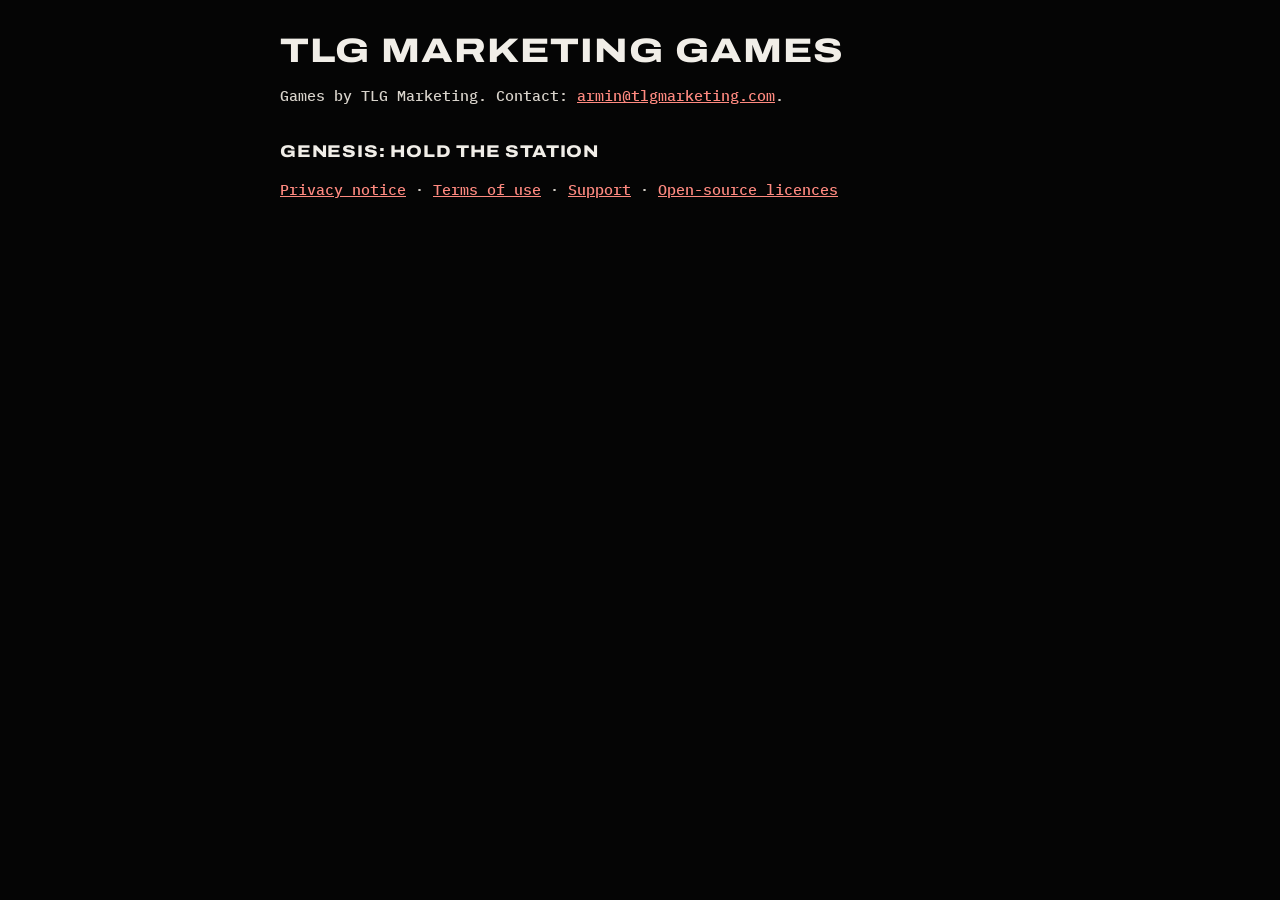
<file: index.html>
<!doctype html>
<html lang="en">
<head>
<meta charset="utf-8">
<meta name="viewport" content="width=device-width,initial-scale=1">
<title>TLG Marketing Games</title>
<meta name="color-scheme" content="dark">
<link rel="stylesheet" href="genesis/legal.css">
</head>
<body>
<main>
<h1>TLG Marketing Games</h1>
<p>Games by TLG Marketing. Contact: <a href="mailto:armin@tlgmarketing.com">armin@tlgmarketing.com</a>.</p>
<h2>GENESIS: Hold the Station</h2>
<p><a href="genesis/privacy.html">Privacy notice</a> · <a href="genesis/terms.html">Terms of use</a> · <a href="genesis/support.html">Support</a> · <a href="genesis/licenses.html">Open-source licences</a></p>
</main>
</body>
</html>
</file>
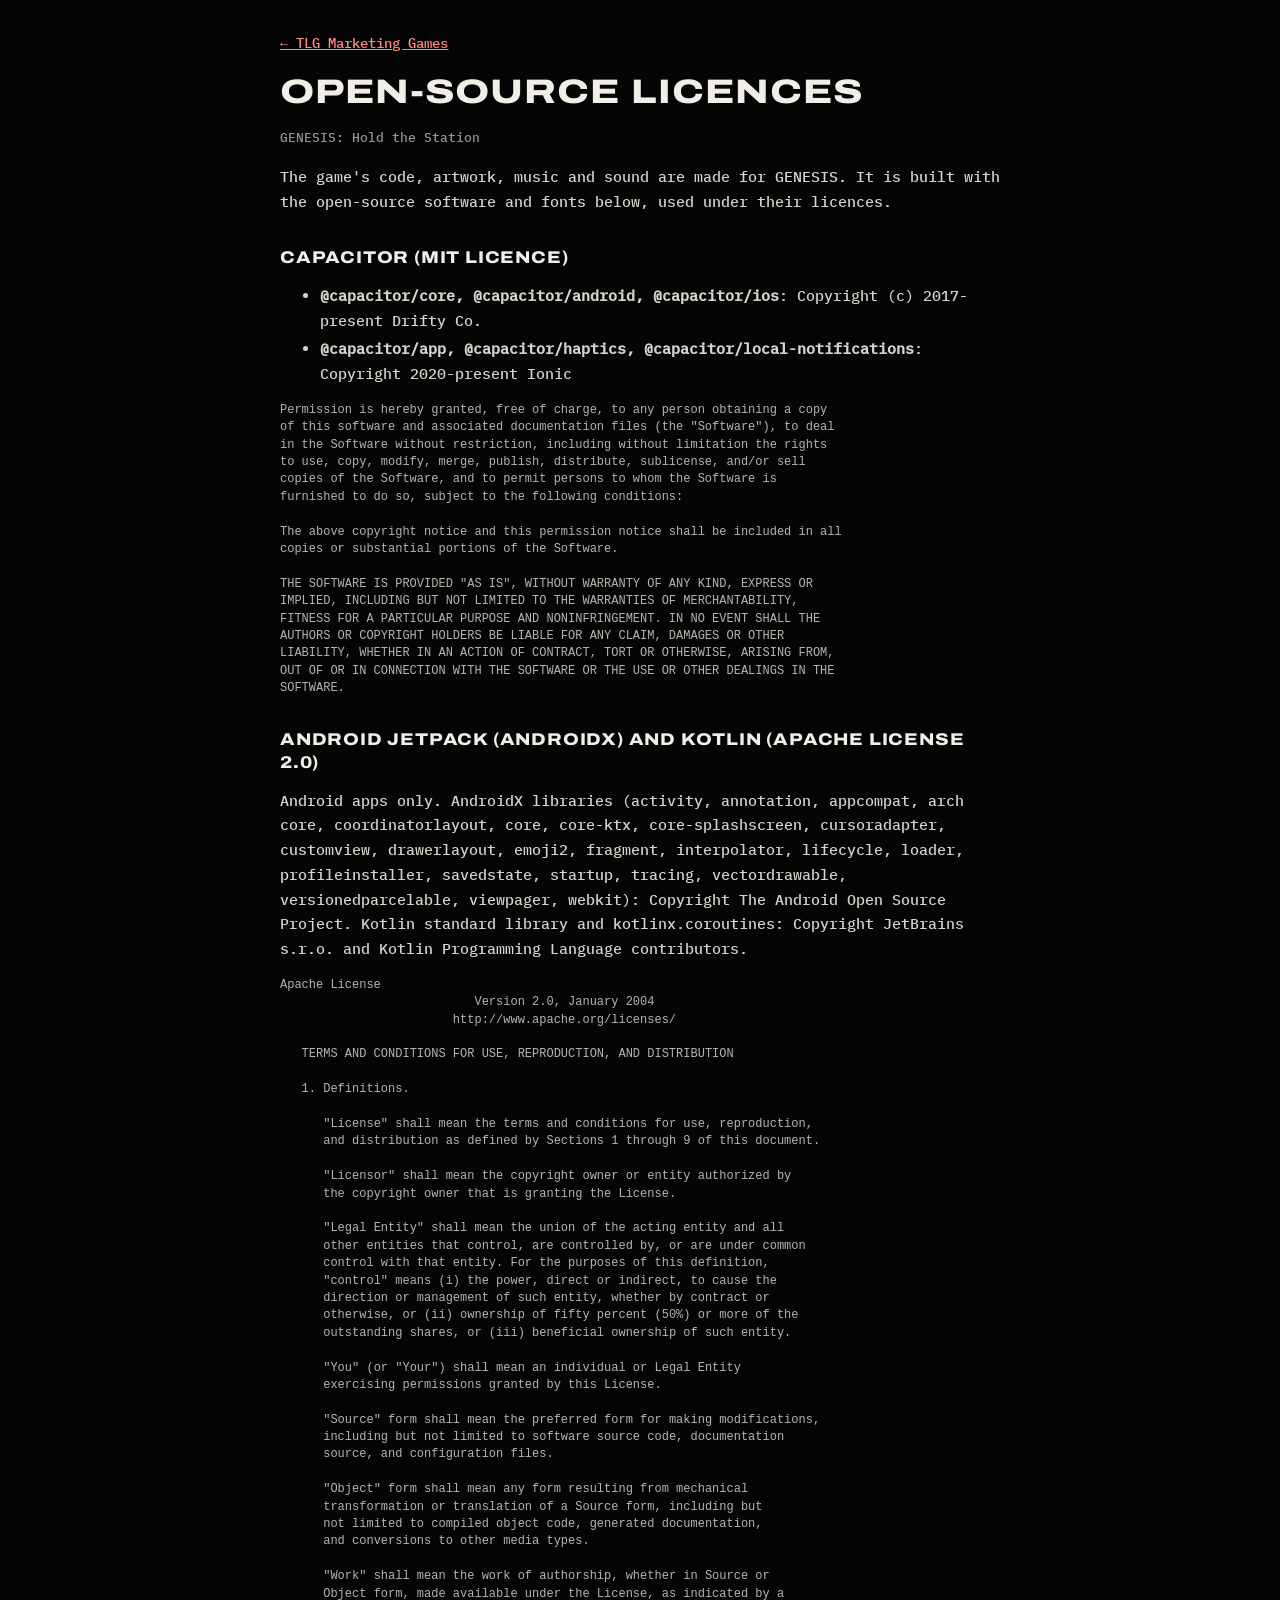
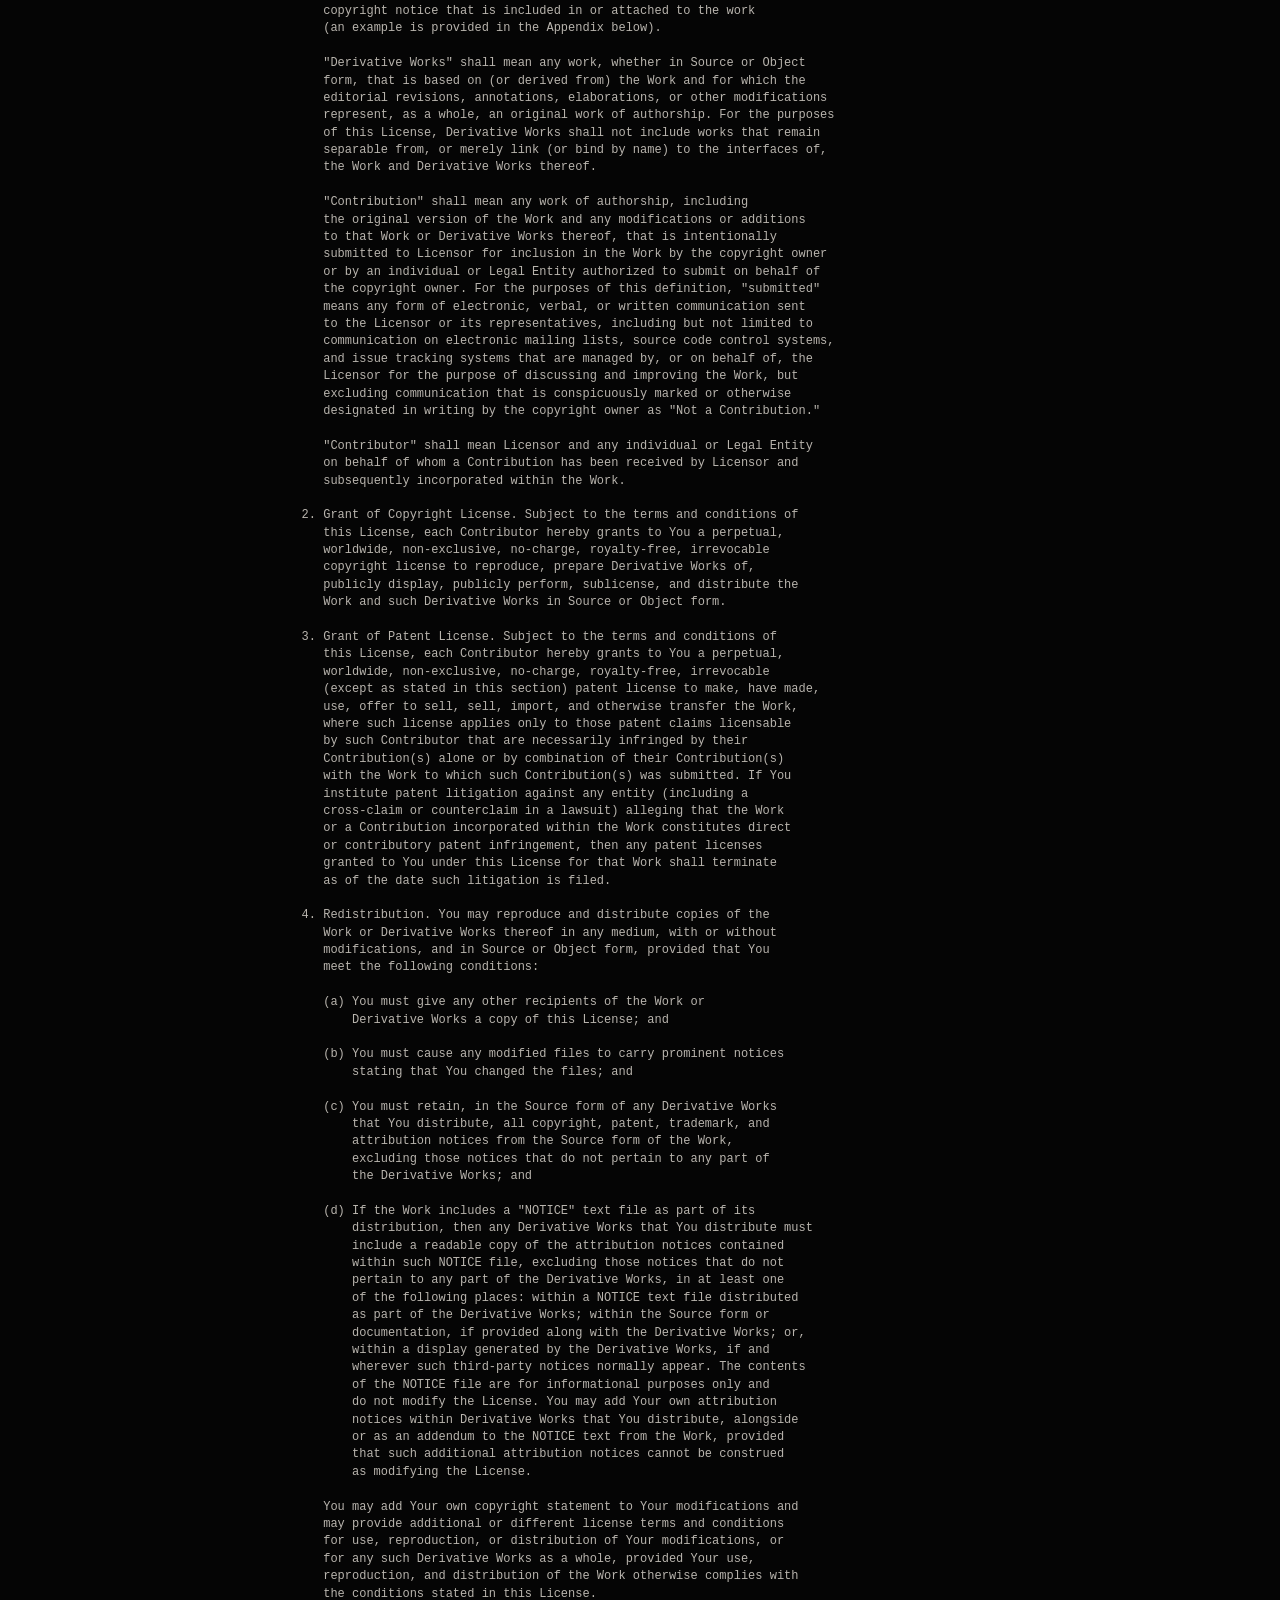
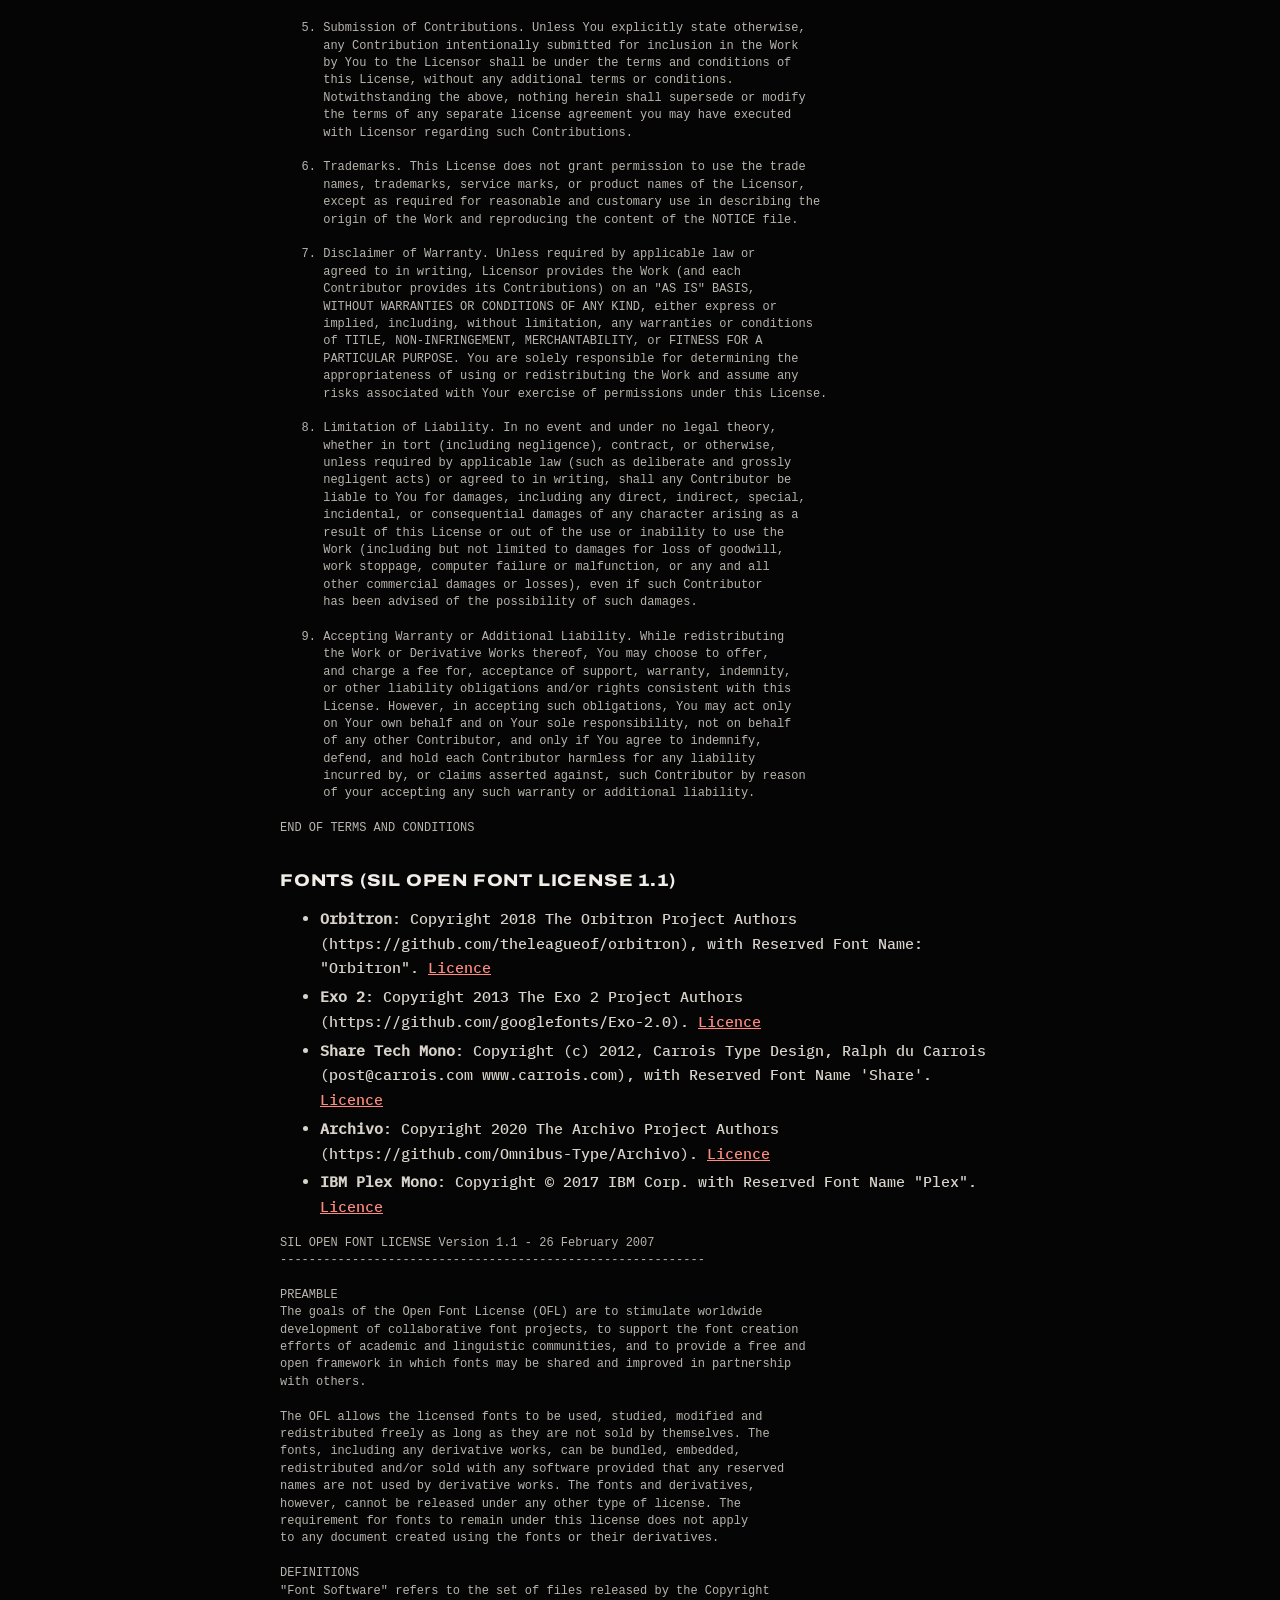
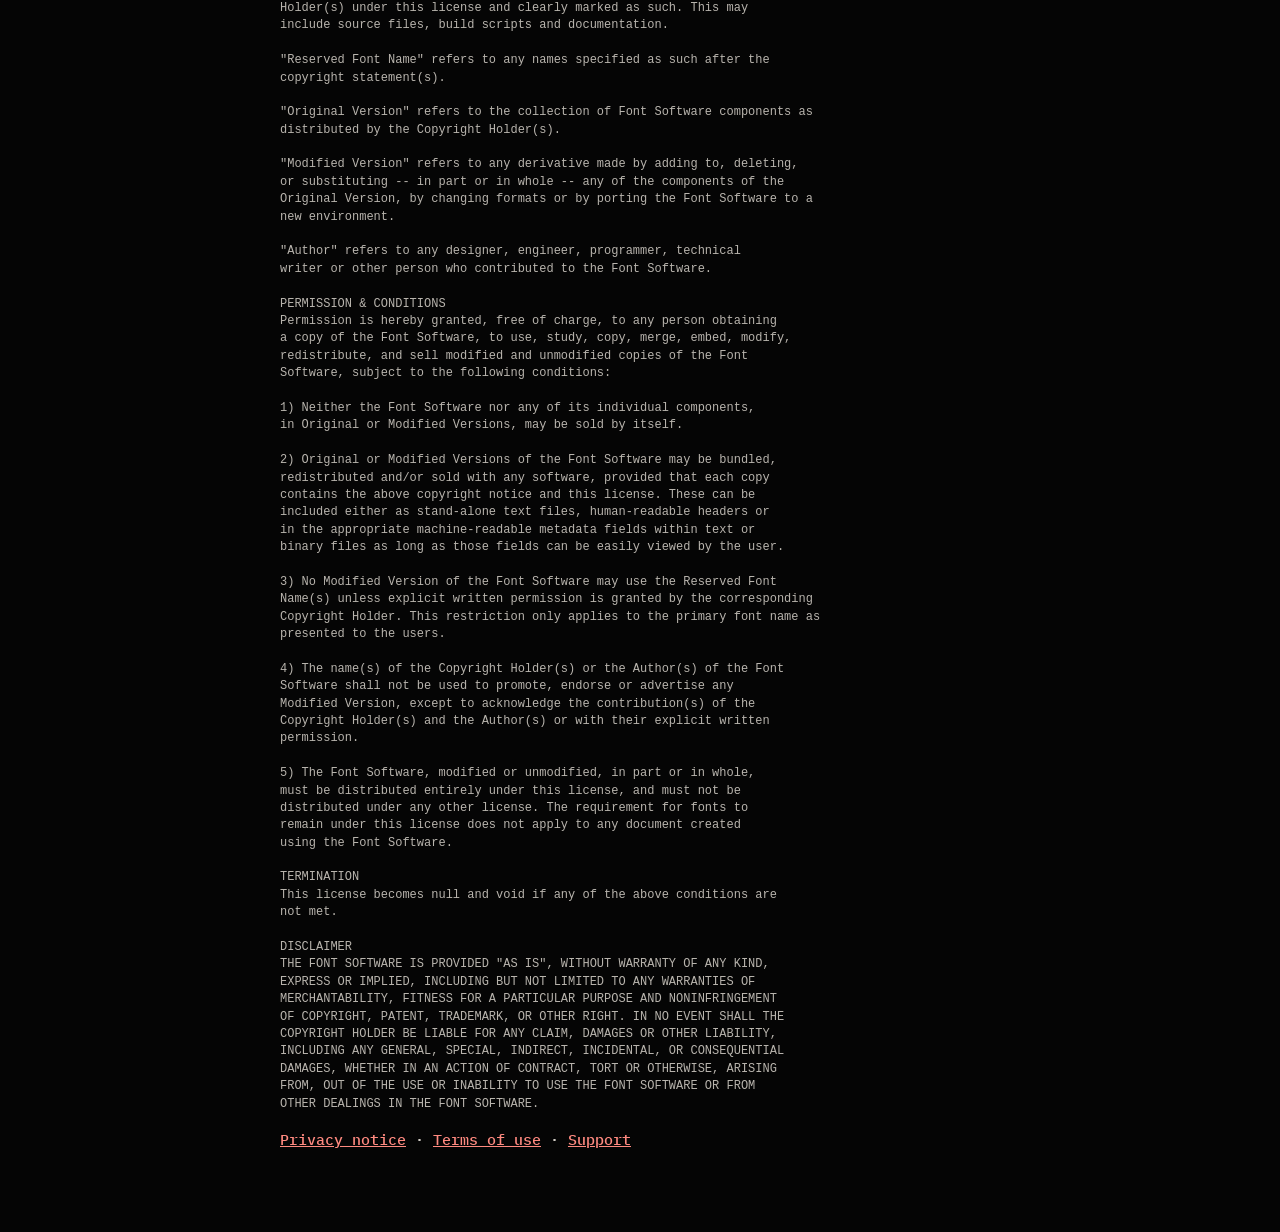
<file: genesis/licenses.html>
<!doctype html>
<html lang="en">
<head>
<meta charset="utf-8">
<meta name="viewport" content="width=device-width,initial-scale=1">
<title>GENESIS · Open-source licences</title>
<meta name="color-scheme" content="dark">
<link rel="stylesheet" href="legal.css">
<style>pre{white-space:pre-wrap;font-size:12px;line-height:1.45;opacity:.85}</style>
</head>
<body>
<main>
<p class="back-link"><a href="../">← TLG Marketing Games</a></p>
<h1>Open-source licences</h1>
<p><small>GENESIS: Hold the Station</small></p>
<p>The game's code, artwork, music and sound are made for GENESIS. It is built with the open-source software and fonts below, used under their licences.</p>

<h2>Capacitor (MIT licence)</h2>
<ul>
<li><b>@capacitor/core, @capacitor/android, @capacitor/ios</b>: Copyright (c) 2017-present Drifty Co.</li>
<li><b>@capacitor/app, @capacitor/haptics, @capacitor/local-notifications</b>: Copyright 2020-present Ionic</li>
</ul>
<pre>Permission is hereby granted, free of charge, to any person obtaining a copy
of this software and associated documentation files (the "Software"), to deal
in the Software without restriction, including without limitation the rights
to use, copy, modify, merge, publish, distribute, sublicense, and/or sell
copies of the Software, and to permit persons to whom the Software is
furnished to do so, subject to the following conditions:

The above copyright notice and this permission notice shall be included in all
copies or substantial portions of the Software.

THE SOFTWARE IS PROVIDED "AS IS", WITHOUT WARRANTY OF ANY KIND, EXPRESS OR
IMPLIED, INCLUDING BUT NOT LIMITED TO THE WARRANTIES OF MERCHANTABILITY,
FITNESS FOR A PARTICULAR PURPOSE AND NONINFRINGEMENT. IN NO EVENT SHALL THE
AUTHORS OR COPYRIGHT HOLDERS BE LIABLE FOR ANY CLAIM, DAMAGES OR OTHER
LIABILITY, WHETHER IN AN ACTION OF CONTRACT, TORT OR OTHERWISE, ARISING FROM,
OUT OF OR IN CONNECTION WITH THE SOFTWARE OR THE USE OR OTHER DEALINGS IN THE
SOFTWARE.</pre>

<h2>Android Jetpack (AndroidX) and Kotlin (Apache License 2.0)</h2>
<p>Android apps only. AndroidX libraries (activity, annotation, appcompat, arch core, coordinatorlayout, core, core-ktx, core-splashscreen, cursoradapter, customview, drawerlayout, emoji2, fragment, interpolator, lifecycle, loader, profileinstaller, savedstate, startup, tracing, vectordrawable, versionedparcelable, viewpager, webkit): Copyright The Android Open Source Project. Kotlin standard library and kotlinx.coroutines: Copyright JetBrains s.r.o. and Kotlin Programming Language contributors.</p>
<pre>Apache License
                           Version 2.0, January 2004
                        http://www.apache.org/licenses/

   TERMS AND CONDITIONS FOR USE, REPRODUCTION, AND DISTRIBUTION

   1. Definitions.

      "License" shall mean the terms and conditions for use, reproduction,
      and distribution as defined by Sections 1 through 9 of this document.

      "Licensor" shall mean the copyright owner or entity authorized by
      the copyright owner that is granting the License.

      "Legal Entity" shall mean the union of the acting entity and all
      other entities that control, are controlled by, or are under common
      control with that entity. For the purposes of this definition,
      "control" means (i) the power, direct or indirect, to cause the
      direction or management of such entity, whether by contract or
      otherwise, or (ii) ownership of fifty percent (50%) or more of the
      outstanding shares, or (iii) beneficial ownership of such entity.

      "You" (or "Your") shall mean an individual or Legal Entity
      exercising permissions granted by this License.

      "Source" form shall mean the preferred form for making modifications,
      including but not limited to software source code, documentation
      source, and configuration files.

      "Object" form shall mean any form resulting from mechanical
      transformation or translation of a Source form, including but
      not limited to compiled object code, generated documentation,
      and conversions to other media types.

      "Work" shall mean the work of authorship, whether in Source or
      Object form, made available under the License, as indicated by a
      copyright notice that is included in or attached to the work
      (an example is provided in the Appendix below).

      "Derivative Works" shall mean any work, whether in Source or Object
      form, that is based on (or derived from) the Work and for which the
      editorial revisions, annotations, elaborations, or other modifications
      represent, as a whole, an original work of authorship. For the purposes
      of this License, Derivative Works shall not include works that remain
      separable from, or merely link (or bind by name) to the interfaces of,
      the Work and Derivative Works thereof.

      "Contribution" shall mean any work of authorship, including
      the original version of the Work and any modifications or additions
      to that Work or Derivative Works thereof, that is intentionally
      submitted to Licensor for inclusion in the Work by the copyright owner
      or by an individual or Legal Entity authorized to submit on behalf of
      the copyright owner. For the purposes of this definition, "submitted"
      means any form of electronic, verbal, or written communication sent
      to the Licensor or its representatives, including but not limited to
      communication on electronic mailing lists, source code control systems,
      and issue tracking systems that are managed by, or on behalf of, the
      Licensor for the purpose of discussing and improving the Work, but
      excluding communication that is conspicuously marked or otherwise
      designated in writing by the copyright owner as "Not a Contribution."

      "Contributor" shall mean Licensor and any individual or Legal Entity
      on behalf of whom a Contribution has been received by Licensor and
      subsequently incorporated within the Work.

   2. Grant of Copyright License. Subject to the terms and conditions of
      this License, each Contributor hereby grants to You a perpetual,
      worldwide, non-exclusive, no-charge, royalty-free, irrevocable
      copyright license to reproduce, prepare Derivative Works of,
      publicly display, publicly perform, sublicense, and distribute the
      Work and such Derivative Works in Source or Object form.

   3. Grant of Patent License. Subject to the terms and conditions of
      this License, each Contributor hereby grants to You a perpetual,
      worldwide, non-exclusive, no-charge, royalty-free, irrevocable
      (except as stated in this section) patent license to make, have made,
      use, offer to sell, sell, import, and otherwise transfer the Work,
      where such license applies only to those patent claims licensable
      by such Contributor that are necessarily infringed by their
      Contribution(s) alone or by combination of their Contribution(s)
      with the Work to which such Contribution(s) was submitted. If You
      institute patent litigation against any entity (including a
      cross-claim or counterclaim in a lawsuit) alleging that the Work
      or a Contribution incorporated within the Work constitutes direct
      or contributory patent infringement, then any patent licenses
      granted to You under this License for that Work shall terminate
      as of the date such litigation is filed.

   4. Redistribution. You may reproduce and distribute copies of the
      Work or Derivative Works thereof in any medium, with or without
      modifications, and in Source or Object form, provided that You
      meet the following conditions:

      (a) You must give any other recipients of the Work or
          Derivative Works a copy of this License; and

      (b) You must cause any modified files to carry prominent notices
          stating that You changed the files; and

      (c) You must retain, in the Source form of any Derivative Works
          that You distribute, all copyright, patent, trademark, and
          attribution notices from the Source form of the Work,
          excluding those notices that do not pertain to any part of
          the Derivative Works; and

      (d) If the Work includes a "NOTICE" text file as part of its
          distribution, then any Derivative Works that You distribute must
          include a readable copy of the attribution notices contained
          within such NOTICE file, excluding those notices that do not
          pertain to any part of the Derivative Works, in at least one
          of the following places: within a NOTICE text file distributed
          as part of the Derivative Works; within the Source form or
          documentation, if provided along with the Derivative Works; or,
          within a display generated by the Derivative Works, if and
          wherever such third-party notices normally appear. The contents
          of the NOTICE file are for informational purposes only and
          do not modify the License. You may add Your own attribution
          notices within Derivative Works that You distribute, alongside
          or as an addendum to the NOTICE text from the Work, provided
          that such additional attribution notices cannot be construed
          as modifying the License.

      You may add Your own copyright statement to Your modifications and
      may provide additional or different license terms and conditions
      for use, reproduction, or distribution of Your modifications, or
      for any such Derivative Works as a whole, provided Your use,
      reproduction, and distribution of the Work otherwise complies with
      the conditions stated in this License.

   5. Submission of Contributions. Unless You explicitly state otherwise,
      any Contribution intentionally submitted for inclusion in the Work
      by You to the Licensor shall be under the terms and conditions of
      this License, without any additional terms or conditions.
      Notwithstanding the above, nothing herein shall supersede or modify
      the terms of any separate license agreement you may have executed
      with Licensor regarding such Contributions.

   6. Trademarks. This License does not grant permission to use the trade
      names, trademarks, service marks, or product names of the Licensor,
      except as required for reasonable and customary use in describing the
      origin of the Work and reproducing the content of the NOTICE file.

   7. Disclaimer of Warranty. Unless required by applicable law or
      agreed to in writing, Licensor provides the Work (and each
      Contributor provides its Contributions) on an "AS IS" BASIS,
      WITHOUT WARRANTIES OR CONDITIONS OF ANY KIND, either express or
      implied, including, without limitation, any warranties or conditions
      of TITLE, NON-INFRINGEMENT, MERCHANTABILITY, or FITNESS FOR A
      PARTICULAR PURPOSE. You are solely responsible for determining the
      appropriateness of using or redistributing the Work and assume any
      risks associated with Your exercise of permissions under this License.

   8. Limitation of Liability. In no event and under no legal theory,
      whether in tort (including negligence), contract, or otherwise,
      unless required by applicable law (such as deliberate and grossly
      negligent acts) or agreed to in writing, shall any Contributor be
      liable to You for damages, including any direct, indirect, special,
      incidental, or consequential damages of any character arising as a
      result of this License or out of the use or inability to use the
      Work (including but not limited to damages for loss of goodwill,
      work stoppage, computer failure or malfunction, or any and all
      other commercial damages or losses), even if such Contributor
      has been advised of the possibility of such damages.

   9. Accepting Warranty or Additional Liability. While redistributing
      the Work or Derivative Works thereof, You may choose to offer,
      and charge a fee for, acceptance of support, warranty, indemnity,
      or other liability obligations and/or rights consistent with this
      License. However, in accepting such obligations, You may act only
      on Your own behalf and on Your sole responsibility, not on behalf
      of any other Contributor, and only if You agree to indemnify,
      defend, and hold each Contributor harmless for any liability
      incurred by, or claims asserted against, such Contributor by reason
      of your accepting any such warranty or additional liability.

END OF TERMS AND CONDITIONS</pre>

<h2>Fonts (SIL Open Font License 1.1)</h2>
<ul>
<li><b>Orbitron</b>: Copyright 2018 The Orbitron Project Authors (https://github.com/theleagueof/orbitron), with Reserved Font Name: "Orbitron". <a href="fonts/Orbitron-OFL.txt">Licence</a></li>
<li><b>Exo 2</b>: Copyright 2013 The Exo 2 Project Authors (https://github.com/googlefonts/Exo-2.0). <a href="fonts/Exo2-OFL.txt">Licence</a></li>
<li><b>Share Tech Mono</b>: Copyright (c) 2012, Carrois Type Design, Ralph du Carrois (post@carrois.com www.carrois.com), with Reserved Font Name 'Share'. <a href="fonts/ShareTechMono-OFL.txt">Licence</a></li>
<li><b>Archivo</b>: Copyright 2020 The Archivo Project Authors (https://github.com/Omnibus-Type/Archivo). <a href="fonts/Archivo-OFL.txt">Licence</a></li>
<li><b>IBM Plex Mono</b>: Copyright © 2017 IBM Corp. with Reserved Font Name "Plex". <a href="fonts/IBMPlex-OFL.txt">Licence</a></li>
</ul>
<pre>SIL OPEN FONT LICENSE Version 1.1 - 26 February 2007
-----------------------------------------------------------

PREAMBLE
The goals of the Open Font License (OFL) are to stimulate worldwide
development of collaborative font projects, to support the font creation
efforts of academic and linguistic communities, and to provide a free and
open framework in which fonts may be shared and improved in partnership
with others.

The OFL allows the licensed fonts to be used, studied, modified and
redistributed freely as long as they are not sold by themselves. The
fonts, including any derivative works, can be bundled, embedded, 
redistributed and/or sold with any software provided that any reserved
names are not used by derivative works. The fonts and derivatives,
however, cannot be released under any other type of license. The
requirement for fonts to remain under this license does not apply
to any document created using the fonts or their derivatives.

DEFINITIONS
"Font Software" refers to the set of files released by the Copyright
Holder(s) under this license and clearly marked as such. This may
include source files, build scripts and documentation.

"Reserved Font Name" refers to any names specified as such after the
copyright statement(s).

"Original Version" refers to the collection of Font Software components as
distributed by the Copyright Holder(s).

"Modified Version" refers to any derivative made by adding to, deleting,
or substituting -- in part or in whole -- any of the components of the
Original Version, by changing formats or by porting the Font Software to a
new environment.

"Author" refers to any designer, engineer, programmer, technical
writer or other person who contributed to the Font Software.

PERMISSION &amp; CONDITIONS
Permission is hereby granted, free of charge, to any person obtaining
a copy of the Font Software, to use, study, copy, merge, embed, modify,
redistribute, and sell modified and unmodified copies of the Font
Software, subject to the following conditions:

1) Neither the Font Software nor any of its individual components,
in Original or Modified Versions, may be sold by itself.

2) Original or Modified Versions of the Font Software may be bundled,
redistributed and/or sold with any software, provided that each copy
contains the above copyright notice and this license. These can be
included either as stand-alone text files, human-readable headers or
in the appropriate machine-readable metadata fields within text or
binary files as long as those fields can be easily viewed by the user.

3) No Modified Version of the Font Software may use the Reserved Font
Name(s) unless explicit written permission is granted by the corresponding
Copyright Holder. This restriction only applies to the primary font name as
presented to the users.

4) The name(s) of the Copyright Holder(s) or the Author(s) of the Font
Software shall not be used to promote, endorse or advertise any
Modified Version, except to acknowledge the contribution(s) of the
Copyright Holder(s) and the Author(s) or with their explicit written
permission.

5) The Font Software, modified or unmodified, in part or in whole,
must be distributed entirely under this license, and must not be
distributed under any other license. The requirement for fonts to
remain under this license does not apply to any document created
using the Font Software.

TERMINATION
This license becomes null and void if any of the above conditions are
not met.

DISCLAIMER
THE FONT SOFTWARE IS PROVIDED "AS IS", WITHOUT WARRANTY OF ANY KIND,
EXPRESS OR IMPLIED, INCLUDING BUT NOT LIMITED TO ANY WARRANTIES OF
MERCHANTABILITY, FITNESS FOR A PARTICULAR PURPOSE AND NONINFRINGEMENT
OF COPYRIGHT, PATENT, TRADEMARK, OR OTHER RIGHT. IN NO EVENT SHALL THE
COPYRIGHT HOLDER BE LIABLE FOR ANY CLAIM, DAMAGES OR OTHER LIABILITY,
INCLUDING ANY GENERAL, SPECIAL, INDIRECT, INCIDENTAL, OR CONSEQUENTIAL
DAMAGES, WHETHER IN AN ACTION OF CONTRACT, TORT OR OTHERWISE, ARISING
FROM, OUT OF THE USE OR INABILITY TO USE THE FONT SOFTWARE OR FROM
OTHER DEALINGS IN THE FONT SOFTWARE.</pre>

<p><a href="privacy.html">Privacy notice</a> · <a href="terms.html">Terms of use</a> · <a href="support.html">Support</a></p>
</main>
</body>
</html>
</file>
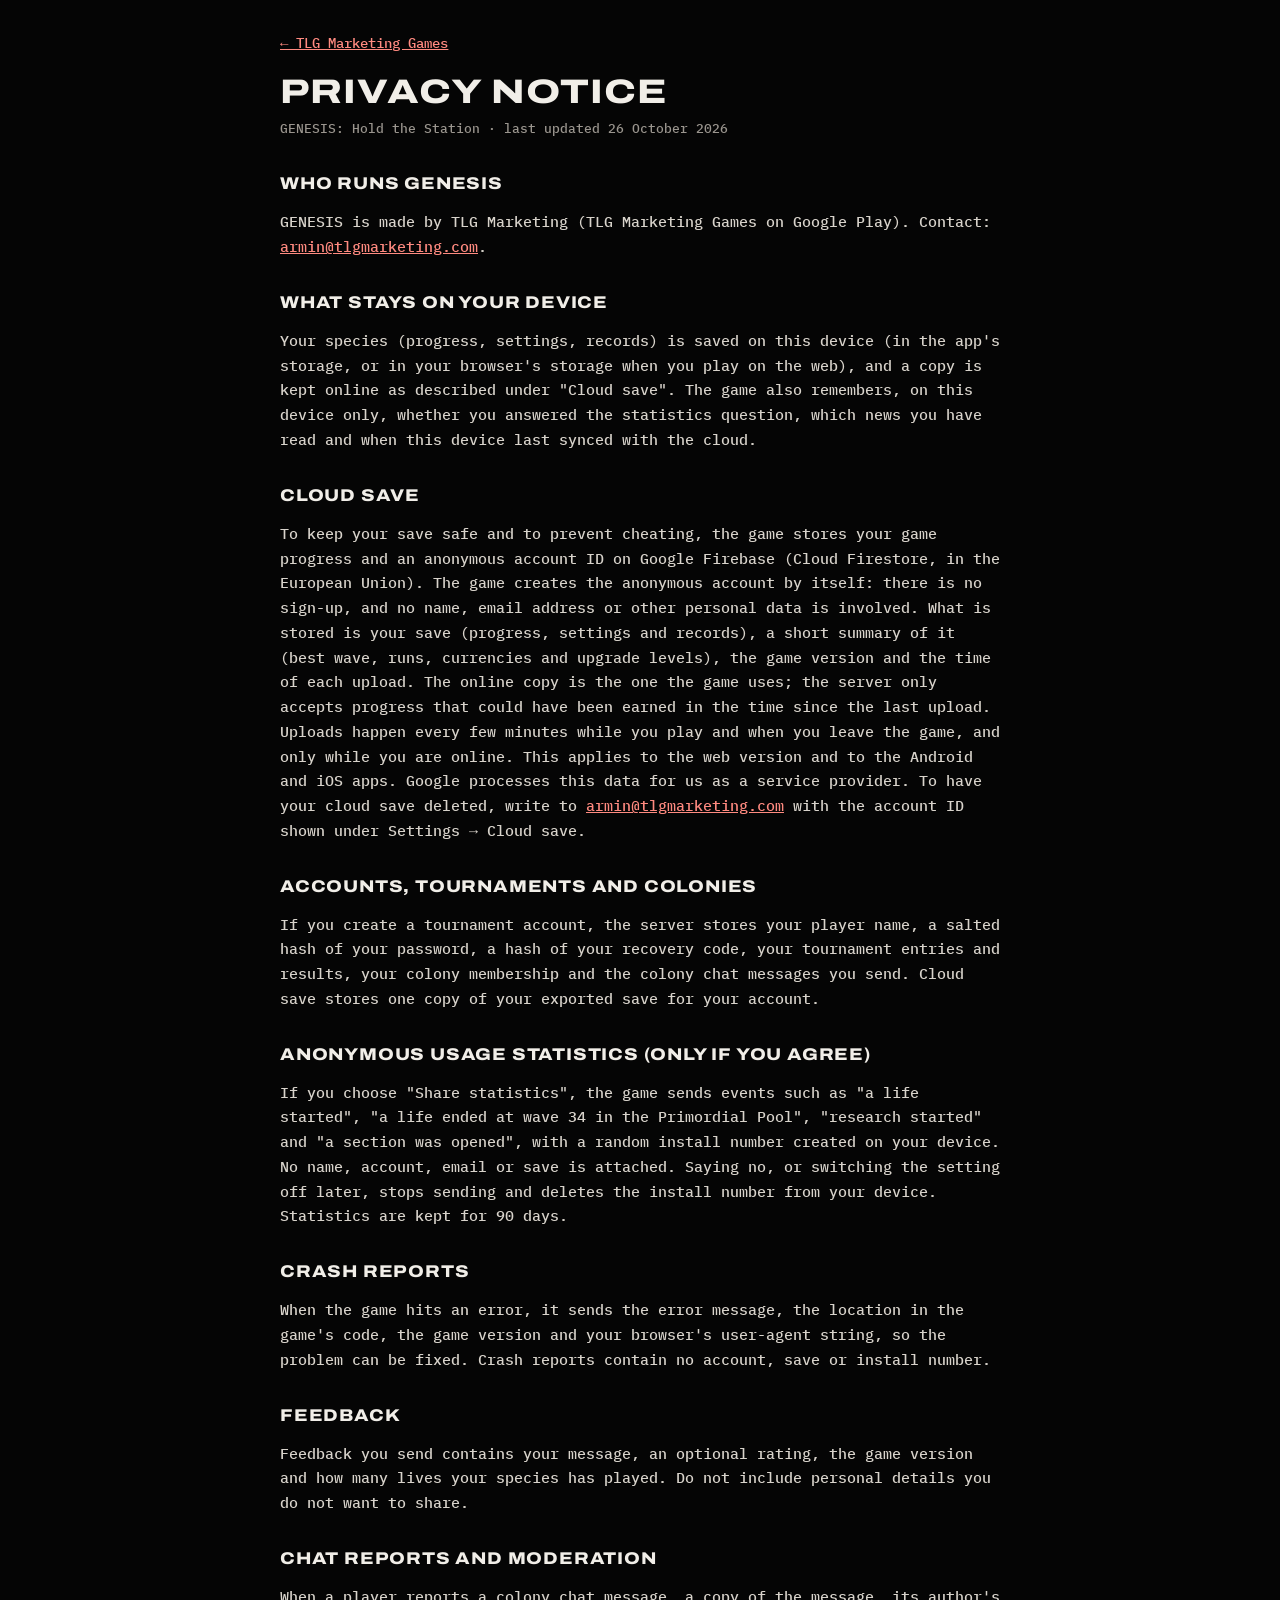
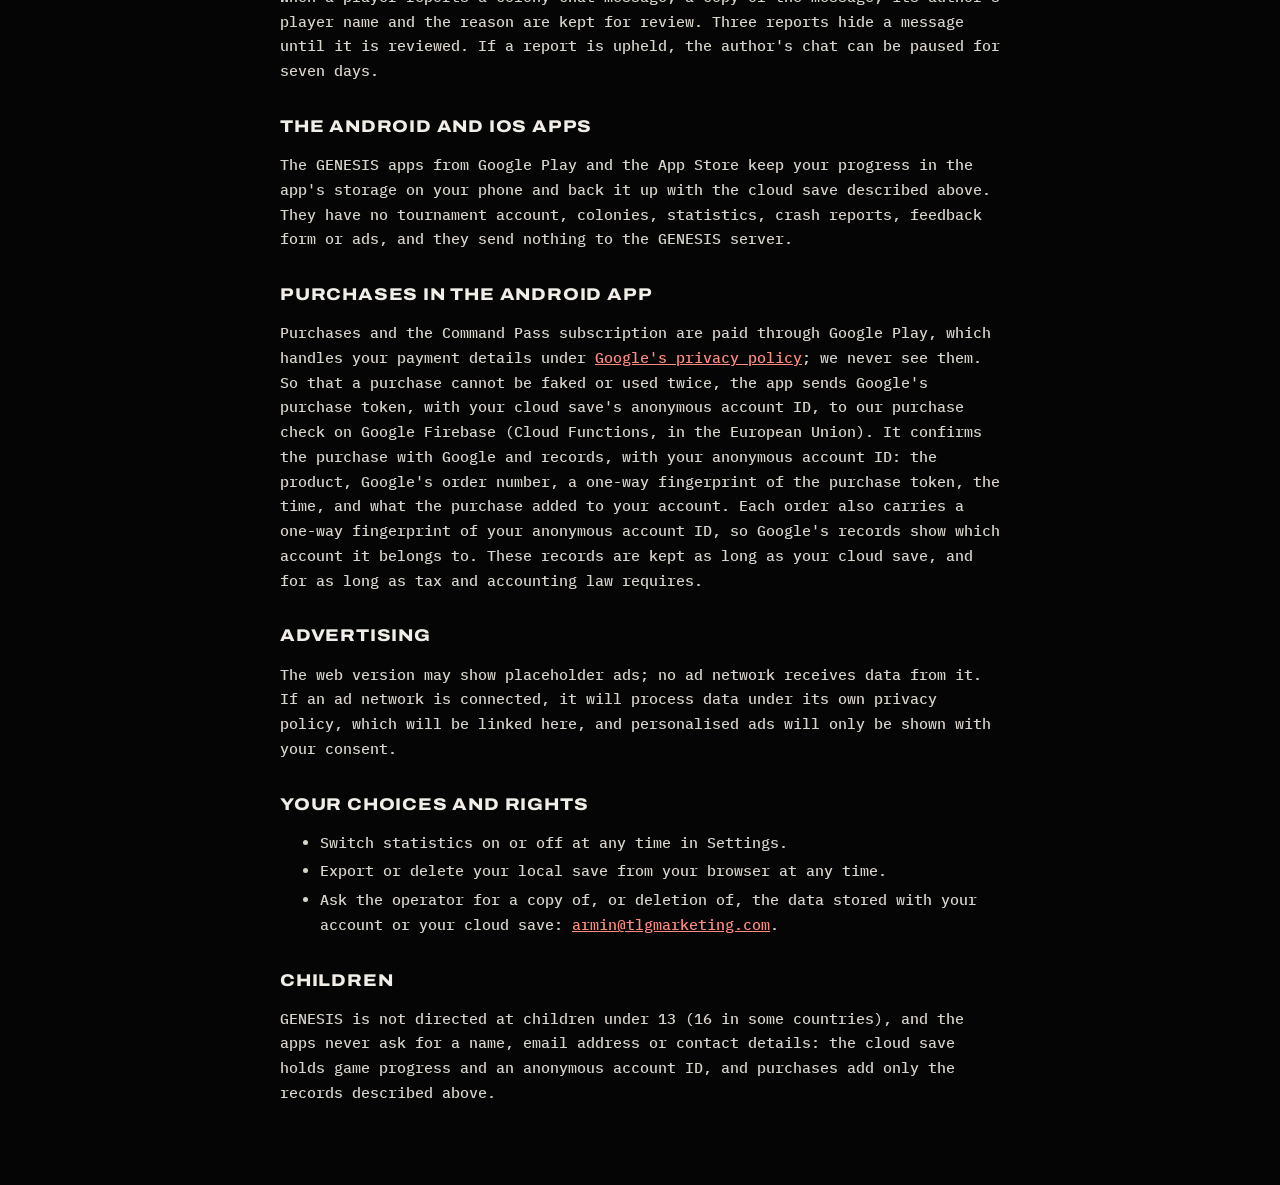
<file: genesis/privacy.html>
<!doctype html>
<html lang="en">
<head>
<meta charset="utf-8">
<meta name="viewport" content="width=device-width,initial-scale=1">
<title>GENESIS · Privacy notice</title>
<link rel="stylesheet" href="legal.css">
</head>
<body>
<main>
<p class="back-link"><a href="../">← TLG Marketing Games</a></p>
<h1>Privacy notice</h1>
<small>GENESIS: Hold the Station · last updated 26 October 2026</small>

<h2>Who runs GENESIS</h2>
<p>GENESIS is made by TLG Marketing (TLG Marketing Games on Google Play). Contact: <a href="mailto:armin@tlgmarketing.com">armin@tlgmarketing.com</a>.</p>

<h2>What stays on your device</h2>
<p>Your species (progress, settings, records) is saved on this device (in the app's storage, or in your browser's storage when you play on the web), and a copy is kept online as described under "Cloud save". The game also remembers, on this device only, whether you answered the statistics question, which news you have read and when this device last synced with the cloud.</p>

<h2>Cloud save</h2>
<p>To keep your save safe and to prevent cheating, the game stores your game progress and an anonymous account ID on Google Firebase (Cloud Firestore, in the European Union). The game creates the anonymous account by itself: there is no sign-up, and no name, email address or other personal data is involved. What is stored is your save (progress, settings and records), a short summary of it (best wave, runs, currencies and upgrade levels), the game version and the time of each upload. The online copy is the one the game uses; the server only accepts progress that could have been earned in the time since the last upload. Uploads happen every few minutes while you play and when you leave the game, and only while you are online. This applies to the web version and to the Android and iOS apps. Google processes this data for us as a service provider. To have your cloud save deleted, write to <a href="mailto:armin@tlgmarketing.com">armin@tlgmarketing.com</a> with the account ID shown under Settings → Cloud save.</p>

<h2>Accounts, tournaments and colonies</h2>
<p>If you create a tournament account, the server stores your player name, a salted hash of your password, a hash of your recovery code, your tournament entries and results, your colony membership and the colony chat messages you send. Cloud save stores one copy of your exported save for your account.</p>

<h2>Anonymous usage statistics (only if you agree)</h2>
<p>If you choose "Share statistics", the game sends events such as "a life started", "a life ended at wave 34 in the Primordial Pool", "research started" and "a section was opened", with a random install number created on your device. No name, account, email or save is attached. Saying no, or switching the setting off later, stops sending and deletes the install number from your device. Statistics are kept for 90 days.</p>

<h2>Crash reports</h2>
<p>When the game hits an error, it sends the error message, the location in the game's code, the game version and your browser's user-agent string, so the problem can be fixed. Crash reports contain no account, save or install number.</p>

<h2>Feedback</h2>
<p>Feedback you send contains your message, an optional rating, the game version and how many lives your species has played. Do not include personal details you do not want to share.</p>

<h2>Chat reports and moderation</h2>
<p>When a player reports a colony chat message, a copy of the message, its author's player name and the reason are kept for review. Three reports hide a message until it is reviewed. If a report is upheld, the author's chat can be paused for seven days.</p>

<h2>The Android and iOS apps</h2>
<p>The GENESIS apps from Google Play and the App Store keep your progress in the app's storage on your phone and back it up with the cloud save described above. They have no tournament account, colonies, statistics, crash reports, feedback form or ads, and they send nothing to the GENESIS server.</p>

<h2>Purchases in the Android app</h2>
<p>Purchases and the Command Pass subscription are paid through Google Play, which handles your payment details under <a href="https://policies.google.com/privacy">Google's privacy policy</a>; we never see them. So that a purchase cannot be faked or used twice, the app sends Google's purchase token, with your cloud save's anonymous account ID, to our purchase check on Google Firebase (Cloud Functions, in the European Union). It confirms the purchase with Google and records, with your anonymous account ID: the product, Google's order number, a one-way fingerprint of the purchase token, the time, and what the purchase added to your account. Each order also carries a one-way fingerprint of your anonymous account ID, so Google's records show which account it belongs to. These records are kept as long as your cloud save, and for as long as tax and accounting law requires.</p>

<h2>Advertising</h2>
<p>The web version may show placeholder ads; no ad network receives data from it. If an ad network is connected, it will process data under its own privacy policy, which will be linked here, and personalised ads will only be shown with your consent.</p>

<h2>Your choices and rights</h2>
<ul>
<li>Switch statistics on or off at any time in Settings.</li>
<li>Export or delete your local save from your browser at any time.</li>
<li>Ask the operator for a copy of, or deletion of, the data stored with your account or your cloud save: <a href="mailto:armin@tlgmarketing.com">armin@tlgmarketing.com</a>.</li>
</ul>

<h2>Children</h2>
<p>GENESIS is not directed at children under 13 (16 in some countries), and the apps never ask for a name, email address or contact details: the cloud save holds game progress and an anonymous account ID, and purchases add only the records described above.</p>
</main>
</body>
</html>
</file>
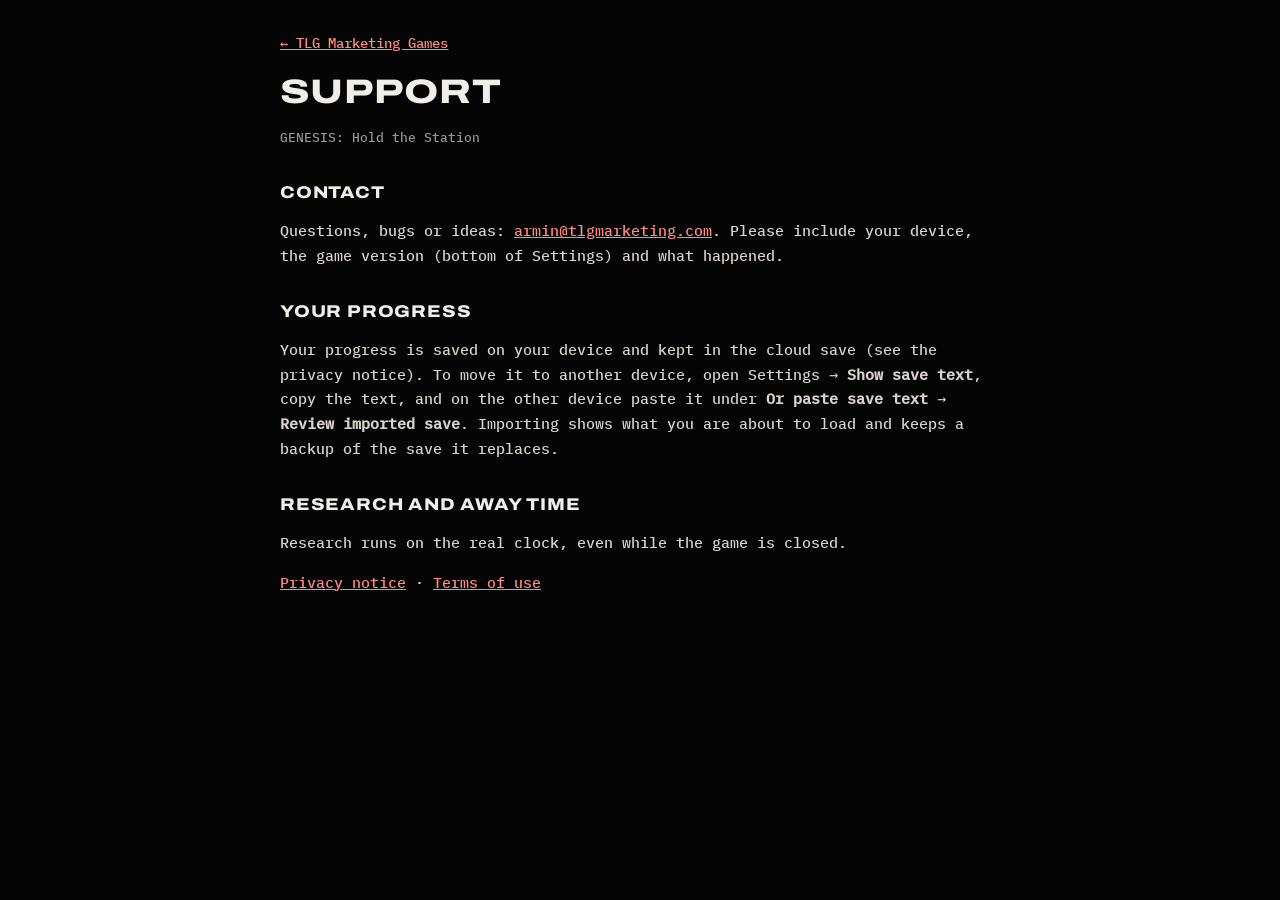
<file: genesis/support.html>
<!doctype html>
<html lang="en">
<head>
<meta charset="utf-8">
<meta name="viewport" content="width=device-width,initial-scale=1">
<title>GENESIS · Support</title>
<meta name="color-scheme" content="dark">
<link rel="stylesheet" href="legal.css">
</head>
<body>
<main>
<p class="back-link"><a href="../">← TLG Marketing Games</a></p>
<h1>Support</h1>
<p><small>GENESIS: Hold the Station</small></p>

<h2>Contact</h2>
<p>Questions, bugs or ideas: <a href="mailto:armin@tlgmarketing.com">armin@tlgmarketing.com</a>. Please include your device, the game version (bottom of Settings) and what happened.</p>

<h2>Your progress</h2>
<p>Your progress is saved on your device and kept in the cloud save (see the privacy notice). To move it to another device, open Settings → <b>Show save text</b>, copy the text, and on the other device paste it under <b>Or paste save text</b> → <b>Review imported save</b>. Importing shows what you are about to load and keeps a backup of the save it replaces.</p>

<h2>Research and away time</h2>
<p>Research runs on the real clock, even while the game is closed.</p>

<p><a href="privacy.html">Privacy notice</a> · <a href="terms.html">Terms of use</a></p>
</main>
</body>
</html>
</file>
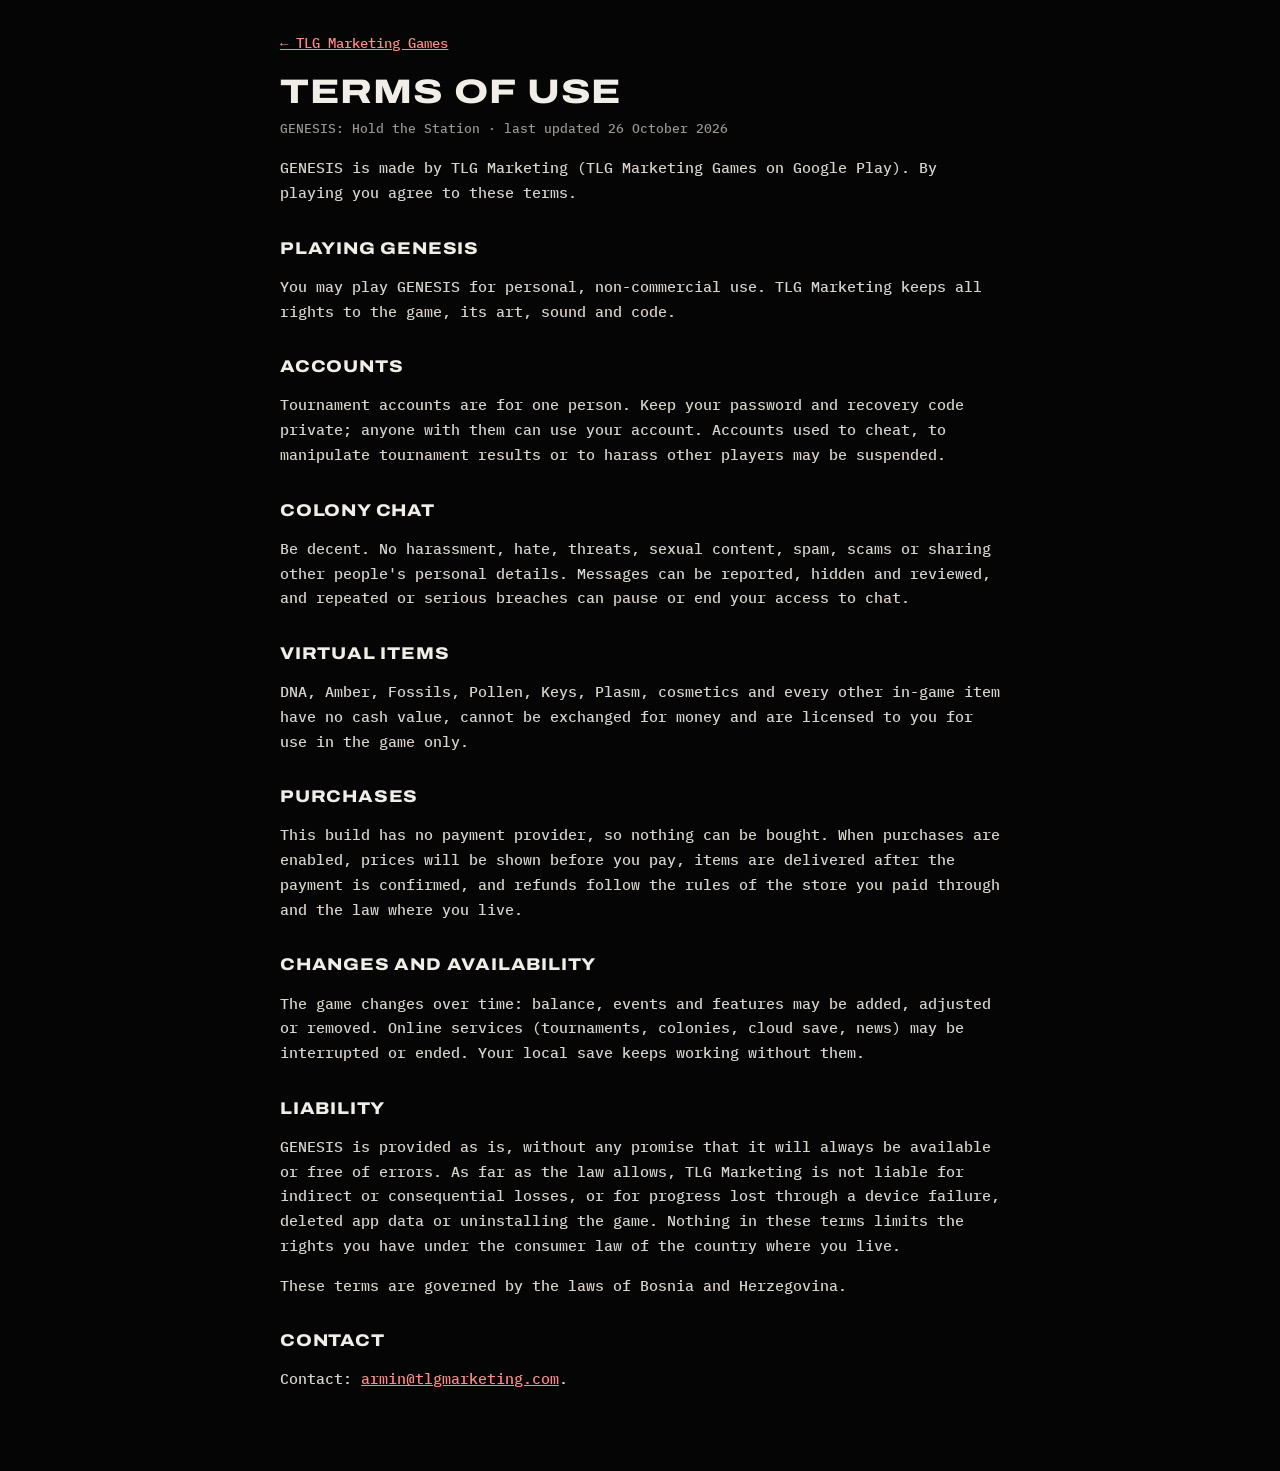
<file: genesis/terms.html>
<!doctype html>
<html lang="en">
<head>
<meta charset="utf-8">
<meta name="viewport" content="width=device-width,initial-scale=1">
<title>GENESIS · Terms of use</title>
<link rel="stylesheet" href="legal.css">
</head>
<body>
<main>
<p class="back-link"><a href="../">← TLG Marketing Games</a></p>
<h1>Terms of use</h1>
<small>GENESIS: Hold the Station · last updated 26 October 2026</small>
<p>GENESIS is made by TLG Marketing (TLG Marketing Games on Google Play). By playing you agree to these terms.</p>

<h2>Playing GENESIS</h2>
<p>You may play GENESIS for personal, non-commercial use. TLG Marketing keeps all rights to the game, its art, sound and code.</p>

<h2>Accounts</h2>
<p>Tournament accounts are for one person. Keep your password and recovery code private; anyone with them can use your account. Accounts used to cheat, to manipulate tournament results or to harass other players may be suspended.</p>

<h2>Colony chat</h2>
<p>Be decent. No harassment, hate, threats, sexual content, spam, scams or sharing other people's personal details. Messages can be reported, hidden and reviewed, and repeated or serious breaches can pause or end your access to chat.</p>

<h2>Virtual items</h2>
<p>DNA, Amber, Fossils, Pollen, Keys, Plasm, cosmetics and every other in-game item have no cash value, cannot be exchanged for money and are licensed to you for use in the game only.</p>

<h2>Purchases</h2>
<p>This build has no payment provider, so nothing can be bought. When purchases are enabled, prices will be shown before you pay, items are delivered after the payment is confirmed, and refunds follow the rules of the store you paid through and the law where you live.</p>

<h2>Changes and availability</h2>
<p>The game changes over time: balance, events and features may be added, adjusted or removed. Online services (tournaments, colonies, cloud save, news) may be interrupted or ended. Your local save keeps working without them.</p>

<h2>Liability</h2>
<p>GENESIS is provided as is, without any promise that it will always be available or free of errors. As far as the law allows, TLG Marketing is not liable for indirect or consequential losses, or for progress lost through a device failure, deleted app data or uninstalling the game. Nothing in these terms limits the rights you have under the consumer law of the country where you live.</p>
<p>These terms are governed by the laws of Bosnia and Herzegovina.</p>

<h2>Contact</h2>
<p>Contact: <a href="mailto:armin@tlgmarketing.com">armin@tlgmarketing.com</a>.</p>
</main>
</body>
</html>
</file>
<file: genesis/legal.css>
@font-face{font-family:Archivo;src:url(fonts/archivo-var-latin.woff2) format('woff2');font-weight:100 900;font-stretch:62% 125%}
@font-face{font-family:'IBM Plex Mono';src:url(fonts/plex-mono-500-latin.woff2) format('woff2');font-weight:500}
:root{color-scheme:dark;--red:#e3262c;--bone:#f1eee8;--grey:#9a958e}
body{margin:0;background:#050505;color:#d8d3cb;font:500 15px/1.65 'IBM Plex Mono',monospace}
main{max-width:720px;margin:0 auto;padding:32px 20px 64px}
h1{margin:0 0 6px;font:800 34px/1.1 Archivo,sans-serif;font-stretch:125%;letter-spacing:1px;text-transform:uppercase;color:var(--bone)}
h2{margin:32px 0 8px;font:800 17px/1.3 Archivo,sans-serif;font-stretch:115%;letter-spacing:.8px;text-transform:uppercase;color:var(--bone)}
.draft{margin:18px 0 24px;padding:12px 14px;border:1px solid #3a1416;border-left:3px solid var(--red);background:#120708;color:#f0c9c4}
a{color:#ff8a80}.back-link{margin:0 0 18px;font-size:14px}small{color:var(--grey)}li{margin:4px 0}
</file>
